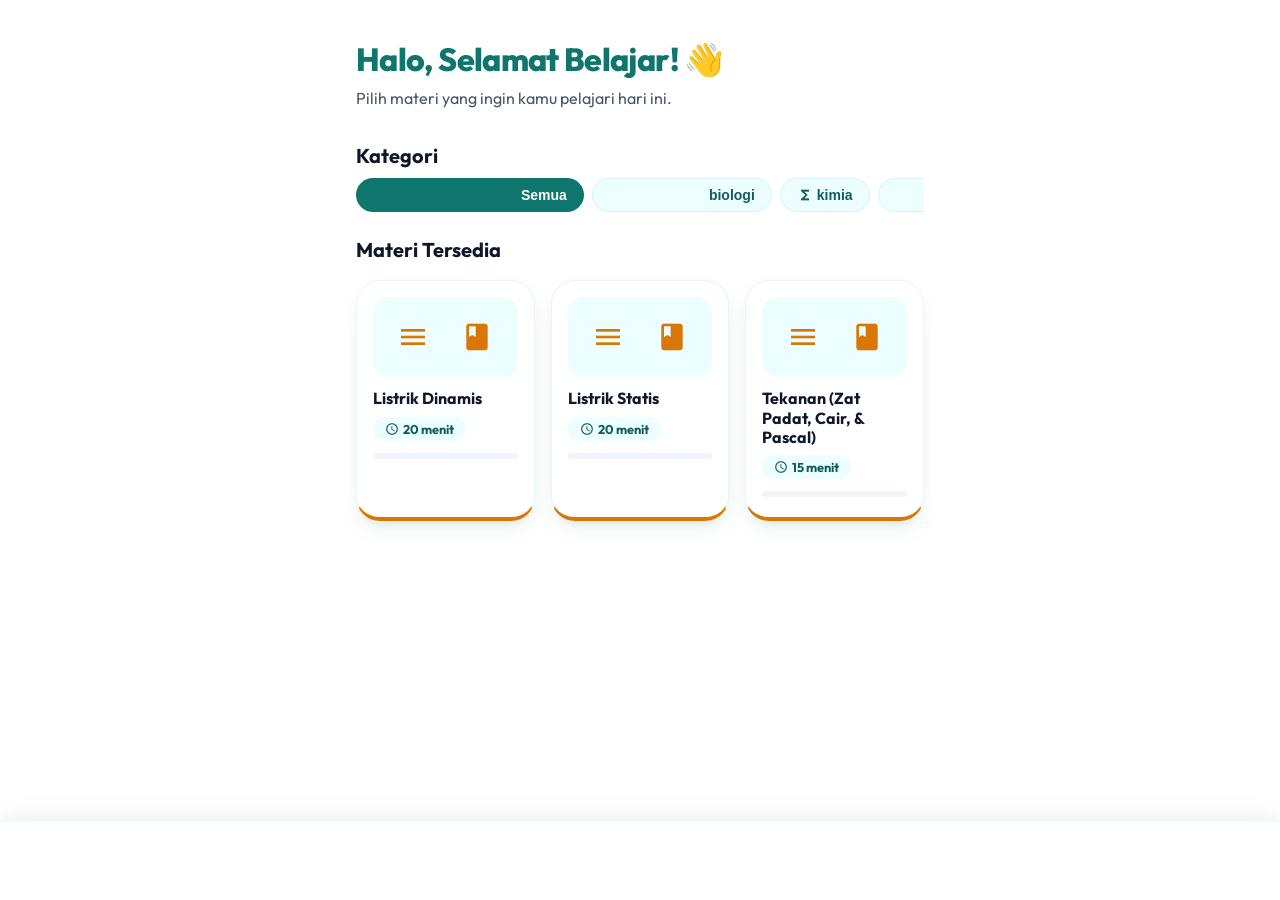
<file: index.html>
<!DOCTYPE html>
<html lang="id">
<head>
  <meta charset="UTF-8">
  <meta name="viewport" content="width=device-width, initial-scale=1.0, maximum-scale=1.0, user-scalable=no">
  <title>Media Pembelajaran Digital</title>
  
  <!-- PWA Manifest -->
  <link rel="manifest" href="./manifest.json">
  <meta name="theme-color" content="#4A6FE3">
  
  <!-- Styles -->
  <link rel="stylesheet" href="./assets/css/main.css">
  
  <!-- Scripts -->
  <script src="./assets/js/storage.js" defer></script>
  <script src="./assets/js/app.js" defer></script>

  <style>
    /* Home specific styles */
    .header-section {
      padding: var(--space-6) 0 var(--space-4);
    }
    
    .category-scroll {
      display: flex;
      overflow-x: auto;
      gap: var(--space-2);
      padding-bottom: var(--space-2);
      /* Hide scrollbar */
      scrollbar-width: none; 
      -ms-overflow-style: none;
    }
    .category-scroll::-webkit-scrollbar {
      display: none;
    }
    
    .grid-materi {
      display: grid;
      grid-template-columns: repeat(auto-fill, minmax(150px, 1fr));
      gap: var(--space-4);
      margin-top: var(--space-4);
    }
    
    /* Mock components loading class */
    .lesson-card-skeleton {
      height: 180px;
      width: 100%;
    }
  </style>
</head>
<body>

  <div class="app-container container">
    
    <!-- Header -->
    <header class="header-section anim-fade-down">
      <h1 class="text-h1">Halo, Selamat Belajar! 👋</h1>
      <p class="text-body mt-2">Pilih materi yang ingin kamu pelajari hari ini.</p>
    </header>

    <!-- Kategori -->
    <section class="mt-4 anim-fade-in delay-2">
      <h2 class="text-h3 mb-2">Kategori</h2>
      <div class="category-scroll" id="category-container">
        <!-- Categories injected here -->
      </div>
    </section>

    <!-- Daftar Materi -->
    <section class="mt-4 anim-fade-up delay-4">
      <div class="flex items-center justify-between mb-2">
        <h2 class="text-h3">Materi Tersedia</h2>
      </div>
      
      <div class="grid-materi" id="materi-container">
        <!-- Skeletons while loading -->
        <div class="skeleton lesson-card-skeleton"></div>
        <div class="skeleton lesson-card-skeleton"></div>
        <div class="skeleton lesson-card-skeleton"></div>
        <div class="skeleton lesson-card-skeleton"></div>
      </div>
    </section>

  </div>

  <!-- Bottom Navigation Component Injection -->
  <div data-component="bottom-nav"></div>

  <!-- Logic specific to index.html -->
  <script>
    document.addEventListener('DOMContentLoaded', async () => {
      try {
        // Load data
        const response = await fetch('./data/materi-list.json');
        const data = await response.json();
        
        const catContainer = document.getElementById('category-container');
        const materiContainer = document.getElementById('materi-container');
        
        // Function to render materi based on category
        const renderMateri = (categoryId) => {
          materiContainer.innerHTML = '';
          const filteredMateri = categoryId === 'all' 
            ? data.materi 
            : data.materi.filter(m => m.category === categoryId);
            
          if (filteredMateri.length === 0) {
            materiContainer.innerHTML = '<p class="text-secondary" style="grid-column: 1/-1; text-align: center; padding: 2rem;">Belum ada materi di kategori ini.</p>';
            return;
          }
            
          let materiHtml = '';
          filteredMateri.forEach(item => {
            const progress = Storage.getProgress(item.id) || 0;
            materiHtml += `
              <a href="./materi/${item.slug}/index.html" class="card card-interactive flex-col" style="text-decoration: none; color: inherit;">
                <div style="height: 80px; background: var(--badge-bg); border-radius: var(--radius-sm); margin-bottom: var(--space-3); display: flex; align-items: center; justify-content: center; color: var(--accent-secondary);">
                   <span class="material-icons" style="font-size: 32px;">menu_book</span>
                </div>
                <h3 class="text-h3" style="font-size: 1rem; line-height: 1.2; margin-bottom: 8px;">${item.title}</h3>
                <div class="date-badge" style="margin-bottom: 12px; align-self: flex-start;">
                  <span class="material-icons" style="font-size: 14px; margin-right: 4px;">schedule</span> ${item.estimatedTime}
                </div>
                
                <!-- Progress bar mini -->
                <div style="width: 100%; height: 6px; background: var(--bg-surface-alt); border-radius: 3px; margin-top: auto; margin-bottom: 4px; overflow: hidden;">
                   <div style="width: ${progress}%; height: 100%; background: var(--accent-primary);"></div>
                </div>
              </a>
            `;
          });
          materiContainer.innerHTML = materiHtml;
        };

        // Render Categories
        let catHtml = '';
        data.categories.forEach((cat, index) => {
          catHtml += `
            <button class="chip category-btn" data-id="${cat.id}">
              <span class="material-icons" style="font-size: 16px;">${cat.icon}</span>
              ${cat.label}
            </button>
          `;
        });
        catContainer.innerHTML = catHtml;

        // Setup Category Click Listeners
        const categoryBtns = document.querySelectorAll('.category-btn');
        categoryBtns.forEach(btn => {
          btn.addEventListener('click', (e) => {
            // Reset styles
            categoryBtns.forEach(b => {
              b.style.background = '';
              b.style.color = '';
            });
            // Set active style
            const target = e.currentTarget;
            target.style.background = 'var(--chip-bg-active)';
            target.style.color = 'var(--chip-text-active)';
            
            // Re-render materi
            renderMateri(target.dataset.id);
          });
        });

        // Initialize default category (first one)
        if (categoryBtns.length > 0) {
          categoryBtns[0].click();
        }

      } catch (e) {
        console.error('Error loading materi data', e);
      }
    });
  </script>
</body>
</html>
</file>
<file: assets/css/main.css>
/* ================================================
   MAIN.CSS — Core Styles & Tailwind Entry Point
   ================================================ */

@import url('https://fonts.googleapis.com/css2?family=Outfit:wght@400;500;600;700;800&family=Inter:wght@400;500;600;700;800&family=Poppins:wght@500;600;700&family=Noto+Sans+Javanese&family=Amiri&display=swap');
@import url('https://fonts.googleapis.com/icon?family=Material+Icons|Material+Symbols+Rounded');

@import 'theme.css';
@import 'animation.css';
@import 'components.css';

/* ─── Reset & Base ─── */
* {
  margin: 0;
  padding: 0;
  box-sizing: border-box;
  -webkit-tap-highlight-color: transparent; /* Remove tap highlight on mobile */
}

html {
  font-family: var(--font-latin);
  font-size: 16px;
  scroll-behavior: smooth;
  background-color: var(--bg-surface);
  color: var(--text-primary);
}

body {
  min-height: 100vh;
  display: flex;
  flex-direction: column;
  overflow-x: hidden;
  /* Prevent pull-to-refresh on mobile app feel */
  overscroll-behavior-y: none;
}

/* ─── Arabic & Javanese text support ─── */
.text-arabic {
  font-family: var(--font-arabic);
  font-size: 1.5em;
  line-height: 2;
  text-align: right;
  direction: rtl;
}

.text-javanese {
  font-family: var(--font-javanese);
  font-size: 1.2em;
  line-height: 1.8;
}

/* ─── Layout Utils ─── */
.container {
  width: 100%;
  max-width: 600px; /* Mobile first optimal width */
  margin: 0 auto;
  padding: var(--space-4);
}

.app-container {
  flex: 1;
  display: flex;
  flex-direction: column;
  padding-bottom: 80px; /* Space for bottom nav */
}

/* ─── Tailwind Utilities (Simulated core ones for immediate use) ─── */
.flex { display: flex; }
.flex-col { flex-direction: column; }
.items-center { align-items: center; }
.justify-between { justify-content: space-between; }
.justify-center { justify-content: center; }
.gap-1 { gap: var(--space-1); }
.gap-2 { gap: var(--space-2); }
.gap-3 { gap: var(--space-3); }
.gap-4 { gap: var(--space-4); }

.mt-2 { margin-top: var(--space-2); }
.mt-4 { margin-top: var(--space-4); }
.mb-2 { margin-bottom: var(--space-2); }
.mb-4 { margin-bottom: var(--space-4); }

.w-full { width: 100%; }
.h-full { height: 100%; }

.text-center { text-align: center; }
.font-bold { font-weight: 700; }
</file>
